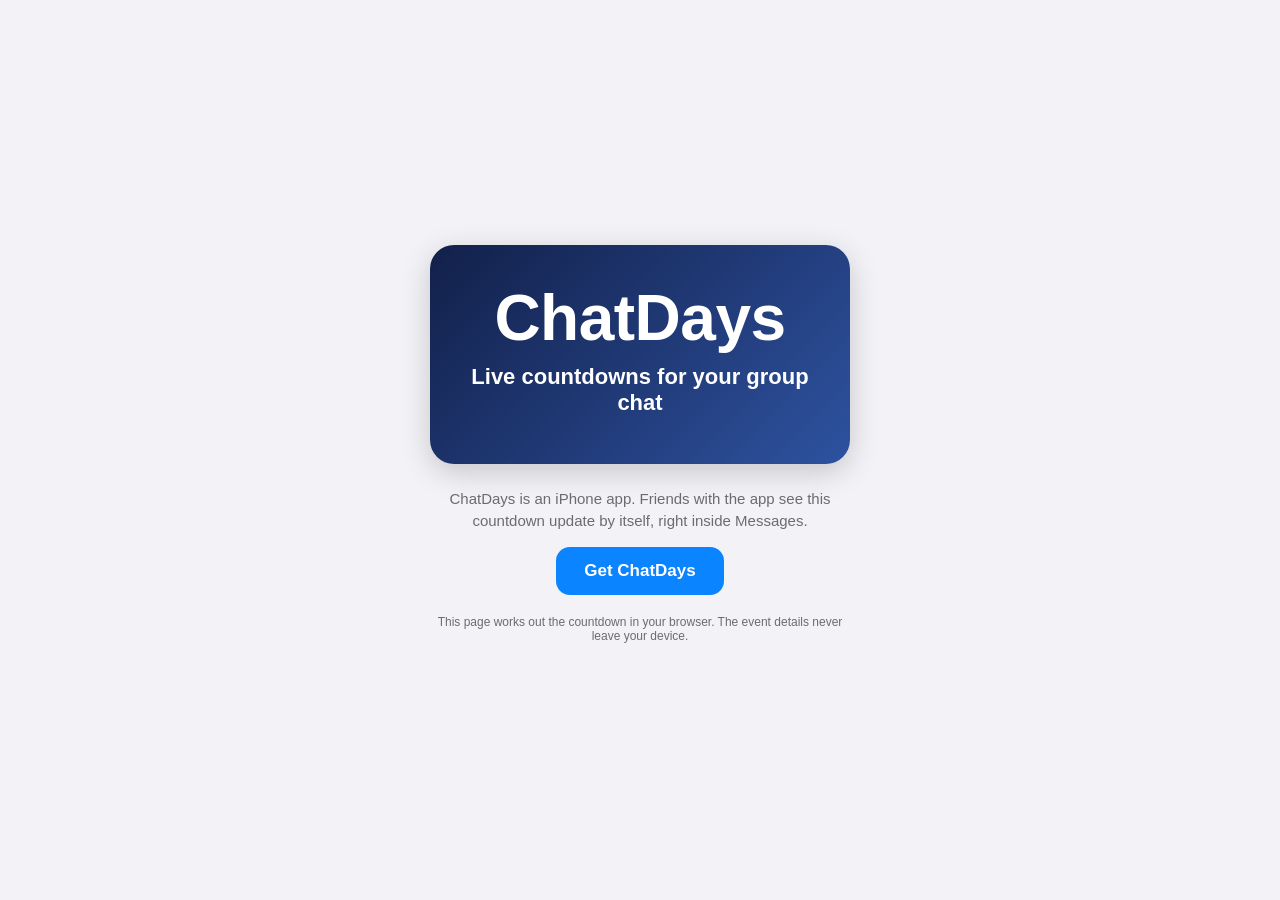
<file: index.html>
<!doctype html>
<html lang="en">
<head>
<meta charset="utf-8">
<meta name="viewport" content="width=device-width, initial-scale=1, viewport-fit=cover">
<title>ChatDays: live countdowns in your group chat</title>
<meta name="description" content="Share a countdown that stays correct in your iMessage chats.">
<meta property="og:title" content="ChatDays: live countdowns in your group chat">
<meta property="og:description" content="Share a countdown that stays correct in your iMessage chats.">
<!-- After the app has an App Store record, add its ID so Safari on iPhone shows an install banner:
<meta name="apple-itunes-app" content="app-id=YOUR_APP_ID">
-->
<style>
  :root { color-scheme: light dark; --page: #f2f2f7; --ink: #1c1c1e; --muted: #6c6c70; }
  @media (prefers-color-scheme: dark) { :root { --page: #000; --ink: #f2f2f7; --muted: #98989d; } }
  * { box-sizing: border-box; }
  body {
    margin: 0; min-height: 100vh; display: flex; align-items: center; justify-content: center;
    padding: max(20px, env(safe-area-inset-top)) 20px max(20px, env(safe-area-inset-bottom));
    background: var(--page); color: var(--ink);
    font-family: -apple-system, BlinkMacSystemFont, "Segoe UI", Roboto, Helvetica, Arial, sans-serif;
  }
  main { width: 100%; max-width: 420px; text-align: center; }
  .card {
    border-radius: 24px; padding: 40px 24px; margin-bottom: 24px;
    background: linear-gradient(135deg, #12204a, #2e52a0); color: #fff;
    box-shadow: 0 8px 30px rgba(0,0,0,.18);
  }
  .headline { font-size: clamp(40px, 14vw, 64px); font-weight: 800; line-height: 1.05; letter-spacing: -.5px; }
  .title { font-size: 22px; font-weight: 600; margin-top: 12px; overflow-wrap: anywhere; }
  .date { font-size: 15px; opacity: .85; margin-top: 8px; }
  .pitch { color: var(--muted); font-size: 15px; line-height: 1.45; margin: 0 0 16px; }
  .button {
    display: inline-block; padding: 14px 28px; border-radius: 14px; background: #0a84ff; color: #fff;
    font-weight: 600; font-size: 17px; text-decoration: none;
  }
  .fine { color: var(--muted); font-size: 12px; margin-top: 20px; }
  [hidden] { display: none !important; }
</style>
</head>
<body>
<main>
  <div class="card" id="card" role="img" aria-live="polite">
    <div class="headline" id="headline">ChatDays</div>
    <div class="title" id="title">Live countdowns for your group chat</div>
    <div class="date" id="date"></div>
  </div>
  <p class="pitch" id="pitch">ChatDays is an iPhone app. Friends with the app see this countdown update by itself, right inside Messages.</p>
  <a class="button" id="get" href="#">Get ChatDays</a>
  <p class="fine">This page works out the countdown in your browser. The event details never leave your device.</p>
</main>
<script>
(function () {
  "use strict";

  // TODO: replace with the real App Store link once the app has a listing.
  var APP_STORE_URL = "https://www.apple.com/app-store/";
  document.getElementById("get").href = APP_STORE_URL;

  // The details arrive in the URL fragment (after #), which browsers never send to a server.
  // '+' is escaped first because URLSearchParams would otherwise turn it into a space.
  var params = new URLSearchParams(location.hash.slice(1).replace(/\+/g, "%2B"));

  var HEX = /^[0-9a-f]{6}$/i;
  function hexOr(value, fallback) { return value && HEX.test(value) ? value : fallback; }

  function luminance(hex) {
    var channels = [0, 2, 4].map(function (i) {
      var c = parseInt(hex.substr(i, 2), 16) / 255;
      return c <= 0.03928 ? c / 12.92 : Math.pow((c + 0.055) / 1.055, 2.4);
    });
    return 0.2126 * channels[0] + 0.7152 * channels[1] + 0.0722 * channels[2];
  }
  function contrast(a, b) {
    var x = luminance(a), y = luminance(b);
    return (Math.max(x, y) + 0.05) / (Math.min(x, y) + 0.05);
  }
  // Same rule as the app: keep the chosen text colour if it is readable on every
  // background colour, otherwise use white or black, whichever reads better.
  function effectiveText(text, backgrounds) {
    function worst(c) { return Math.min.apply(null, backgrounds.map(function (b) { return contrast(c, b); })); }
    if (worst(text) >= 4.5) return text;
    return worst("FFFFFF") >= worst("000000") ? "FFFFFF" : "000000";
  }

  var match = /^(\d{4})-(\d{2})-(\d{2})$/.exec(params.get("d") || "");
  var event = null;
  if (match) {
    var y = +match[1], m = +match[2], d = +match[3];
    var probe = new Date(Date.UTC(y, m - 1, d));
    if (probe.getUTCFullYear() === y && probe.getUTCMonth() === m - 1 && probe.getUTCDate() === d) {
      event = { y: y, m: m, d: d, utc: probe.getTime() };
    }
  }
  if (!event) return;   // no countdown in the link: leave the plain promo page

  var title = (params.get("t") || "").slice(0, 60);
  var emoji = Array.from(params.get("e") || "").slice(0, 1).join("");

  var bg = hexOr(params.get("bg"), "12204A");
  var bg2 = hexOr(params.get("bg2"), null) || bg;
  var fg = hexOr(params.get("fg"), "FFFFFF");
  var card = document.getElementById("card");
  card.style.background = "linear-gradient(135deg, #" + bg + ", #" + bg2 + ")";
  card.style.color = "#" + effectiveText(fg, [bg, bg2]);

  var dateText = new Intl.DateTimeFormat(undefined,
    { day: "numeric", month: "long", year: "numeric", timeZone: "UTC" }).format(new Date(event.utc));

  // "u=1" means keep counting after the date (anniversaries): days since.
  var countsUp = params.get("u") === "1";

  // Whole calendar years, then whole months beyond them (a month counts once its day-of-month
  // has been reached, clamped for short months, like the app).
  function breakdown(now) {
    var ty = now.getFullYear(), tm = now.getMonth() + 1, td = now.getDate();
    var total = (ty - event.y) * 12 + (tm - event.m);
    var anniversaryDay = Math.min(event.d, new Date(ty, tm, 0).getDate());
    if (td < anniversaryDay) total -= 1;
    return { years: Math.floor(total / 12), months: total % 12 };
  }

  function headline(days, parts) {
    if (days > 1) return days + " DAYS";
    if (days === 1) return "TOMORROW";
    if (days === 0) return "TODAY!";
    if (countsUp) {
      if (parts.years >= 1) {
        var y = parts.years === 1 ? "1 YEAR" : parts.years + " YEARS";
        if (parts.months === 0) return y;
        return y + ", " + (parts.months === 1 ? "1 MONTH" : parts.months + " MONTHS");
      }
      return days === -1 ? "1 DAY" : (-days) + " DAYS";
    }
    return "EVENT PASSED";
  }

  function render() {
    var now = new Date();
    var today = Date.UTC(now.getFullYear(), now.getMonth(), now.getDate());   // the viewer's local calendar day
    var days = Math.round((event.utc - today) / 86400000);
    var parts = breakdown(now);
    var head = headline(days, parts);
    document.getElementById("headline").textContent = head;
    document.getElementById("title").textContent = (emoji ? emoji + " " : "") + (title || "Countdown");
    var since = countsUp && days < 0;
    var more = since && parts.years >= 1 ? " \u00B7 " + (-days).toLocaleString() + " days" : "";
    document.getElementById("date").textContent = (since ? "Since " : "") + dateText + more;
    card.setAttribute("aria-label", head + ", " + (title || "countdown") + ", " + dateText);
    document.getElementById("pitch").textContent =
      "This countdown is live. Get ChatDays to send your own, and to see countdowns update by themselves inside Messages.";
    document.title = head + " \u00B7 " + (title || "ChatDays");
  }

  function scheduleNextMidnight() {
    var now = new Date();
    var next = new Date(now.getFullYear(), now.getMonth(), now.getDate() + 1, 0, 0, 1);
    setTimeout(function () { render(); scheduleNextMidnight(); }, next - now);
  }

  render();
  scheduleNextMidnight();
  document.addEventListener("visibilitychange", function () { if (!document.hidden) render(); });
})();
</script>
</body>
</html>
</file>
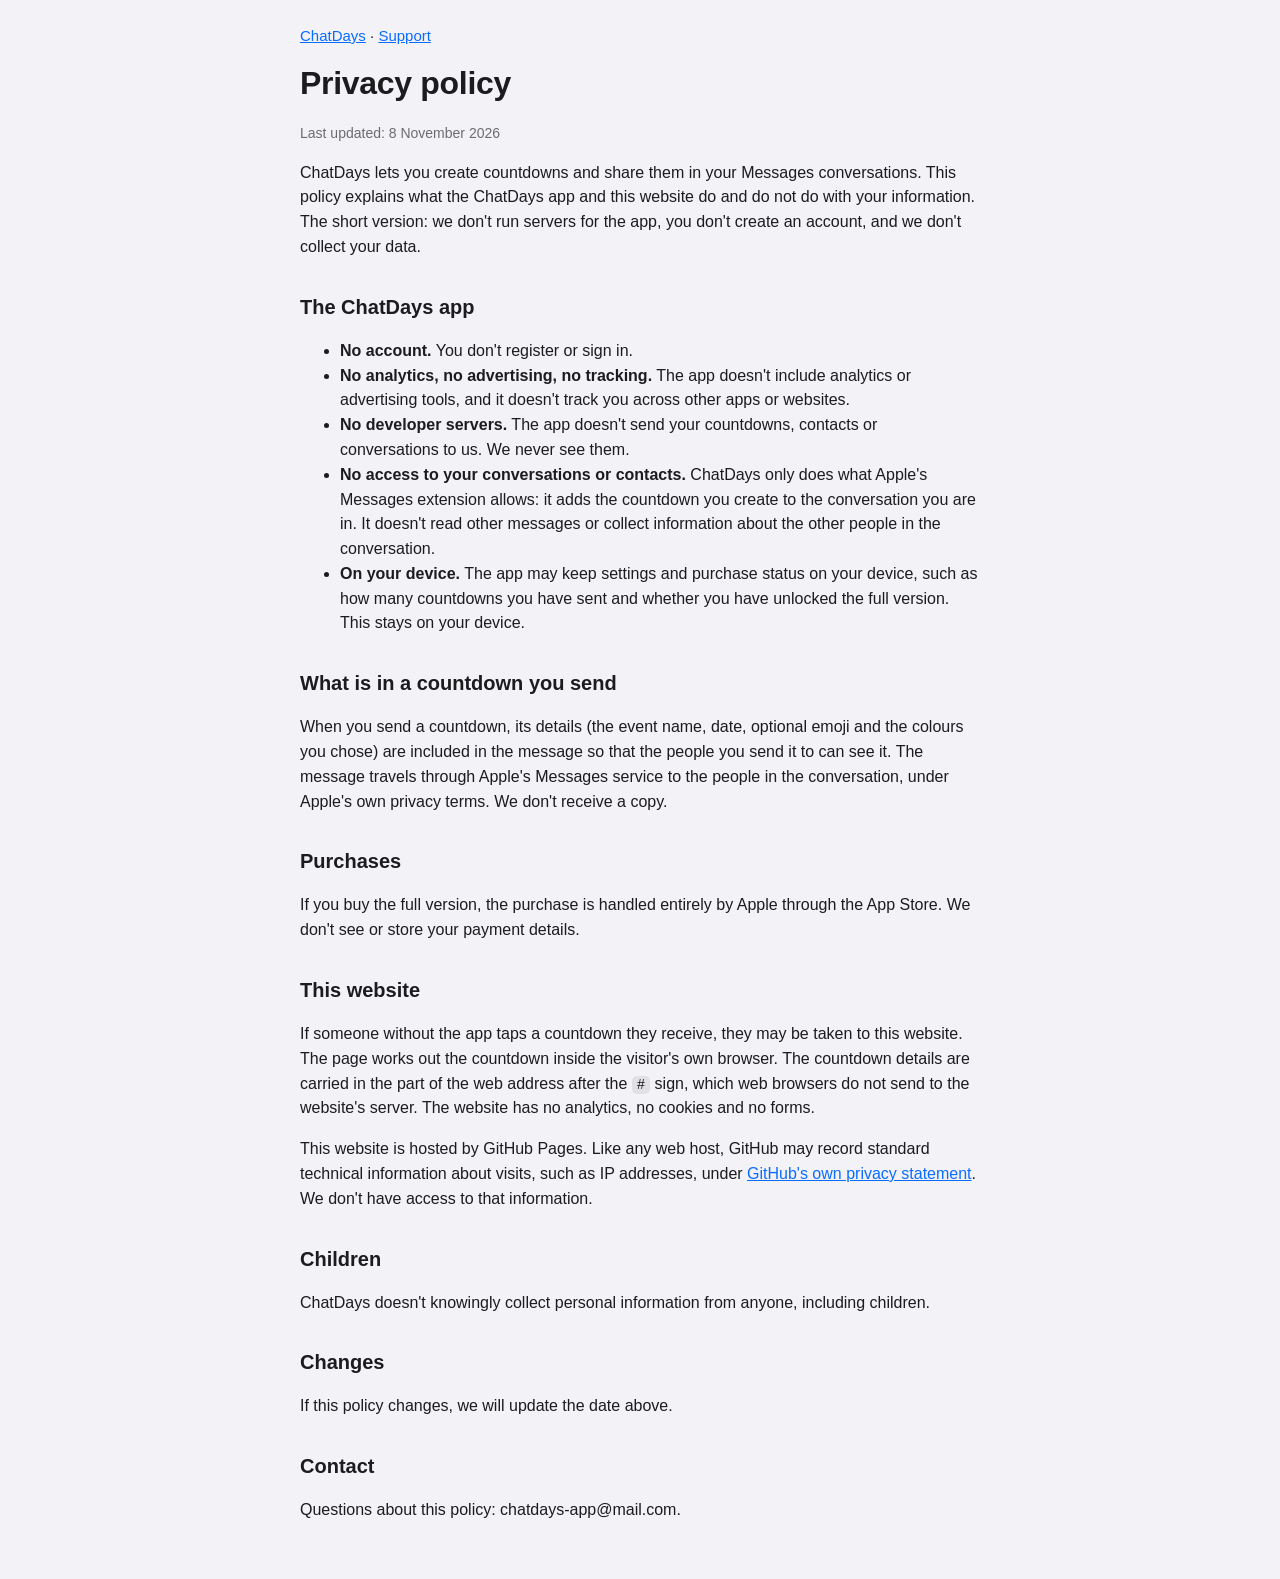
<file: privacy.html>
<!doctype html>
<html lang="en">
<head>
<meta charset="utf-8">
<meta name="viewport" content="width=device-width, initial-scale=1, viewport-fit=cover">
<title>ChatDays privacy policy</title>
<link rel="stylesheet" href="style.css">
</head>
<body>
<main>
  <nav><a href="./">ChatDays</a> &middot; <a href="support.html">Support</a></nav>
  <h1>Privacy policy</h1>
  <p class="updated">Last updated: 8 November 2026</p>

  <p>ChatDays lets you create countdowns and share them in your Messages conversations. This policy explains what the ChatDays app and this website do and do not do with your information. The short version: we don't run servers for the app, you don't create an account, and we don't collect your data.</p>
  
  <h2>The ChatDays app</h2>
  <ul>
    <li><strong>No account.</strong> You don't register or sign in.</li>
    <li><strong>No analytics, no advertising, no tracking.</strong> The app doesn't include analytics or advertising tools, and it doesn't track you across other apps or websites.</li>
    <li><strong>No developer servers.</strong> The app doesn't send your countdowns, contacts or conversations to us. We never see them.</li>
    <li><strong>No access to your conversations or contacts.</strong> ChatDays only does what Apple's Messages extension allows: it adds the countdown you create to the conversation you are in. It doesn't read other messages or collect information about the other people in the conversation.</li>
    <li><strong>On your device.</strong> The app may keep settings and purchase status on your device, such as how many countdowns you have sent and whether you have unlocked the full version. This stays on your device.</li>
  </ul>

  <h2>What is in a countdown you send</h2>
  <p>When you send a countdown, its details (the event name, date, optional emoji and the colours you chose) are included in the message so that the people you send it to can see it. The message travels through Apple's Messages service to the people in the conversation, under Apple's own privacy terms. We don't receive a copy.</p>

  <h2>Purchases</h2>
  <p>If you buy the full version, the purchase is handled entirely by Apple through the App Store. We don't see or store your payment details.</p>

  <h2>This website</h2>
  <p>If someone without the app taps a countdown they receive, they may be taken to this website. The page works out the countdown inside the visitor's own browser. The countdown details are carried in the part of the web address after the <code>#</code> sign, which web browsers do not send to the website's server. The website has no analytics, no cookies and no forms.</p>
  <p>This website is hosted by GitHub Pages. Like any web host, GitHub may record standard technical information about visits, such as IP addresses, under <a href="https://docs.github.com/en/site-policy/privacy-policies/github-general-privacy-statement">GitHub's own privacy statement</a>. We don't have access to that information.</p>

  <h2>Children</h2>
  <p>ChatDays doesn't knowingly collect personal information from anyone, including children.</p>

  <h2>Changes</h2>
  <p>If this policy changes, we will update the date above.</p>

  <h2>Contact</h2>
  <p>Questions about this policy: chatdays-app@mail.com.</p>
</main>
</body>
</html>
</file>
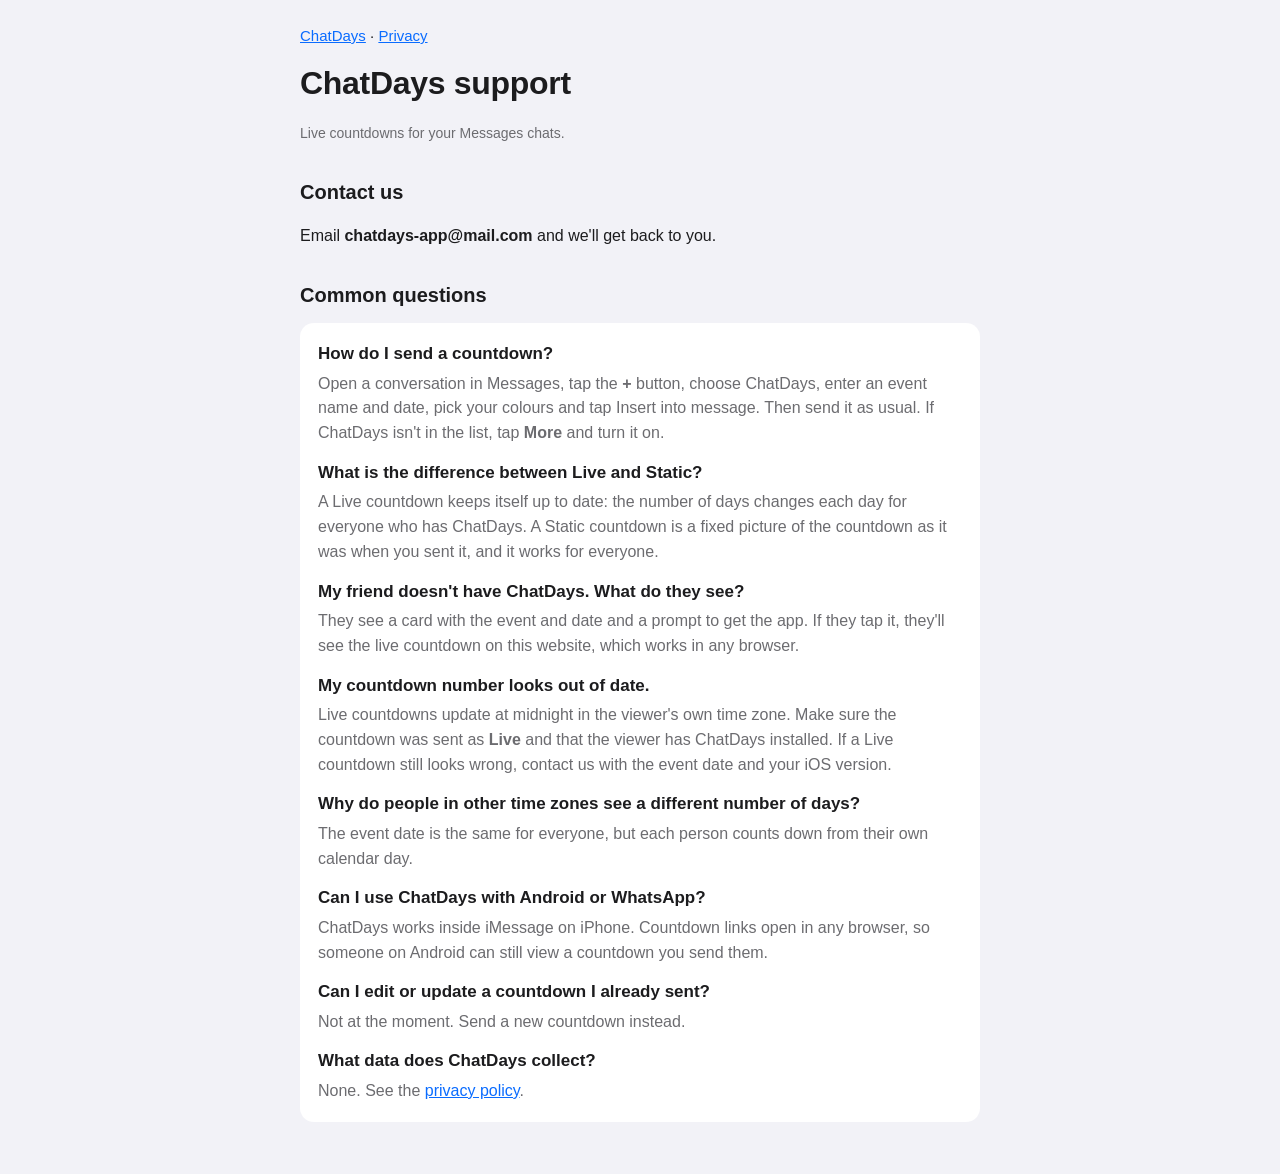
<file: support.html>
<!doctype html>
<html lang="en">
<head>
<meta charset="utf-8">
<meta name="viewport" content="width=device-width, initial-scale=1, viewport-fit=cover">
<title>ChatDays support</title>
<link rel="stylesheet" href="style.css">
</head>
<body>
<main>
  <nav><a href="./">ChatDays</a> &middot; <a href="privacy.html">Privacy</a></nav>
  <h1>ChatDays support</h1>
  <p class="muted">Live countdowns for your Messages chats.</p>

  <h2>Contact us</h2>
  <p>Email <strong>chatdays-app@mail.com</strong> and we'll get back to you.</p>

  <h2>Common questions</h2>
  <div class="faq">
    <h3>How do I send a countdown?</h3>
    <p>Open a conversation in Messages, tap the <strong>+</strong> button, choose ChatDays, enter an event name and date, pick your colours and tap Insert into message. Then send it as usual. If ChatDays isn't in the list, tap <strong>More</strong> and turn it on.</p>

    <h3>What is the difference between Live and Static?</h3>
    <p>A Live countdown keeps itself up to date: the number of days changes each day for everyone who has ChatDays. A Static countdown is a fixed picture of the countdown as it was when you sent it, and it works for everyone.</p>

    <h3>My friend doesn't have ChatDays. What do they see?</h3>
    <p>They see a card with the event and date and a prompt to get the app. If they tap it, they'll see the live countdown on this website, which works in any browser.</p>

    <h3>My countdown number looks out of date.</h3>
    <p>Live countdowns update at midnight in the viewer's own time zone. Make sure the countdown was sent as <strong>Live</strong> and that the viewer has ChatDays installed. If a Live countdown still looks wrong, contact us with the event date and your iOS version.</p>

    <h3>Why do people in other time zones see a different number of days?</h3>
    <p>The event date is the same for everyone, but each person counts down from their own calendar day.</p>

    <h3>Can I use ChatDays with Android or WhatsApp?</h3>
    <p>ChatDays works inside iMessage on iPhone. Countdown links open in any browser, so someone on Android can still view a countdown you send them.</p>

    <h3>Can I edit or update a countdown I already sent?</h3>
    <p>Not at the moment. Send a new countdown instead.</p>

    <h3>What data does ChatDays collect?</h3>
    <p>None. See the <a href="privacy.html">privacy policy</a>.</p>
  </div>
</main>
</body>
</html>
</file>
<file: style.css>
:root { color-scheme: light dark; --page: #f2f2f7; --card: #fff; --ink: #1c1c1e; --muted: #6c6c70; --link: #0a6cff; }
@media (prefers-color-scheme: dark) { :root { --page: #000; --card: #1c1c1e; --ink: #f2f2f7; --muted: #98989d; --link: #4da3ff; } }
* { box-sizing: border-box; }
body {
  margin: 0; background: var(--page); color: var(--ink); line-height: 1.55;
  font-family: -apple-system, BlinkMacSystemFont, "Segoe UI", Roboto, Helvetica, Arial, sans-serif;
  padding: max(24px, env(safe-area-inset-top)) 20px max(40px, env(safe-area-inset-bottom));
}
main { max-width: 680px; margin: 0 auto; }
h1 { font-size: 32px; margin: 8px 0 4px; letter-spacing: -.3px; }
h2 { font-size: 20px; margin: 32px 0 8px; }
p, li { font-size: 16px; }
.updated, .muted { color: var(--muted); font-size: 14px; }
a { color: var(--link); }
nav { font-size: 15px; margin-bottom: 12px; }
.faq { background: var(--card); border-radius: 14px; padding: 4px 18px; margin: 12px 0; }
.faq h3 { font-size: 17px; margin: 14px 0 4px; }
.faq p { margin: 0 0 14px; color: var(--muted); }
code { font-size: 14px; background: rgba(127,127,127,.15); padding: 1px 5px; border-radius: 5px; }
</file>
